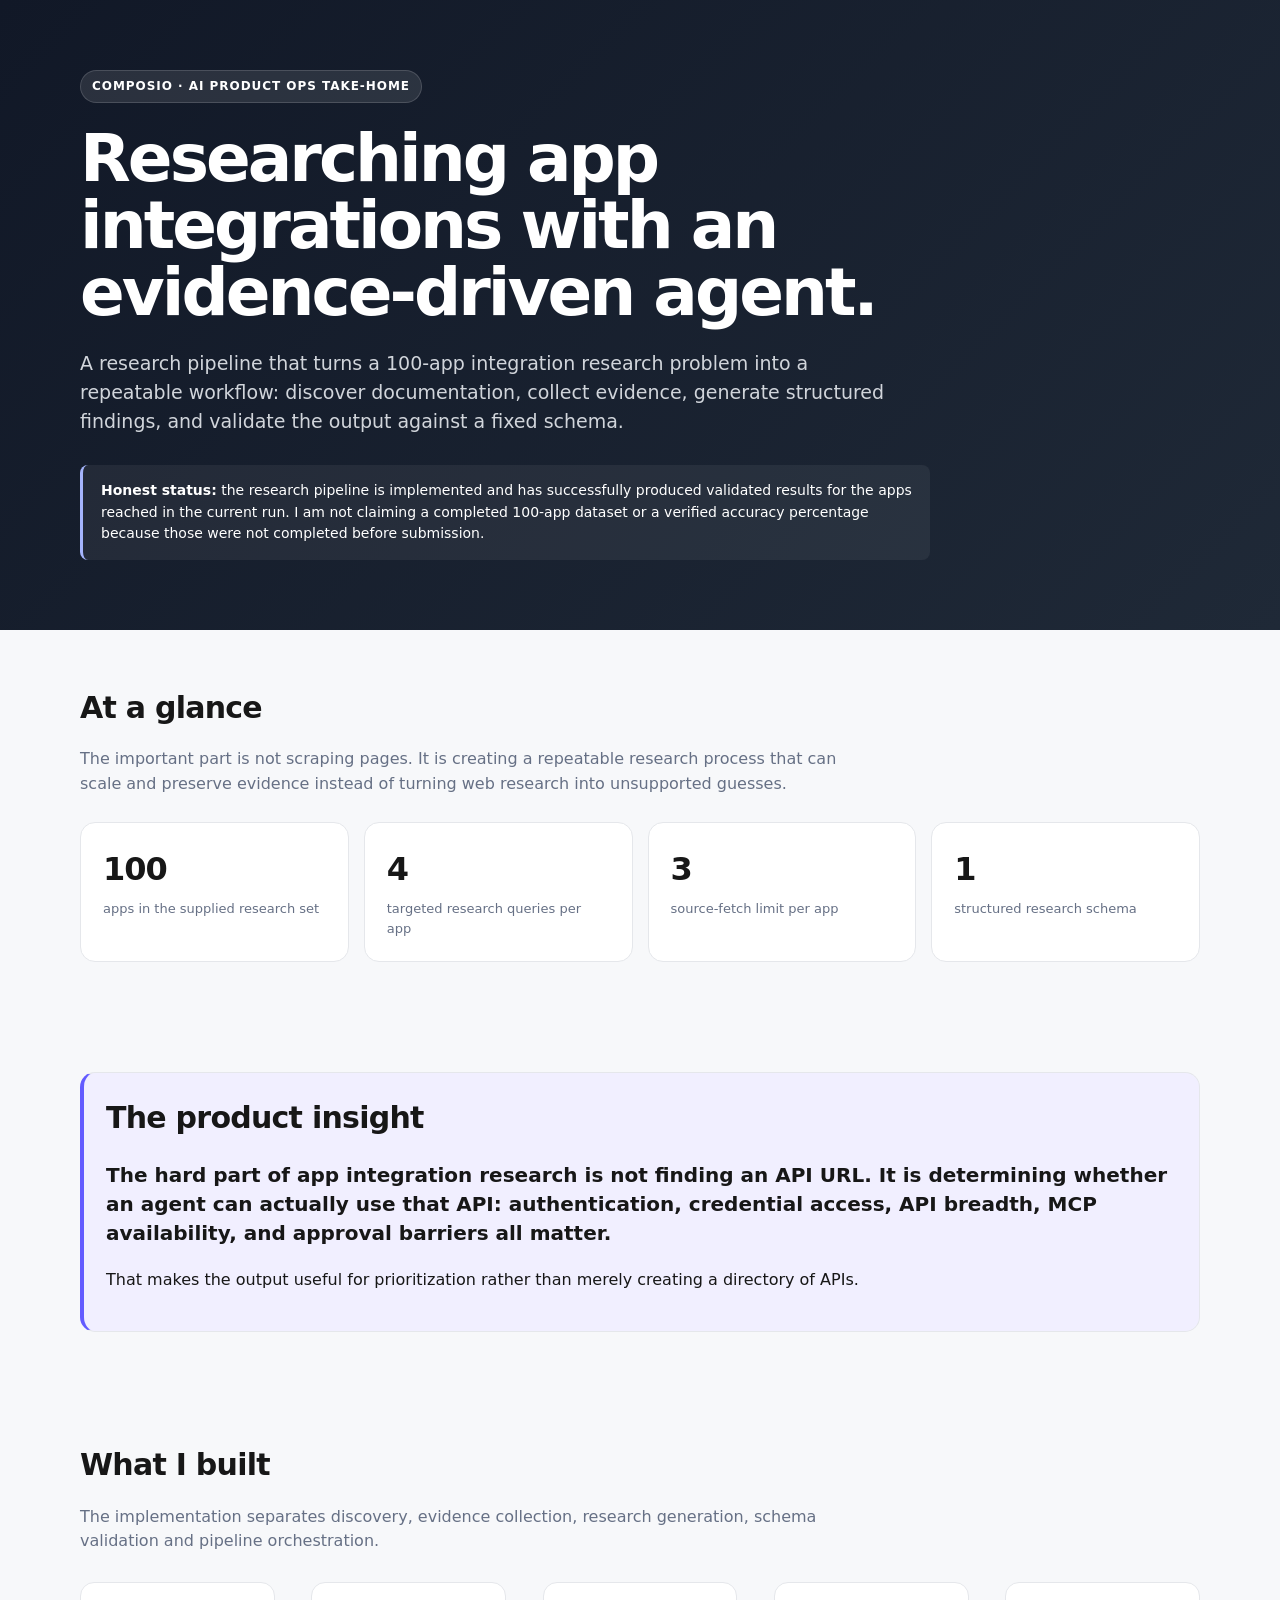
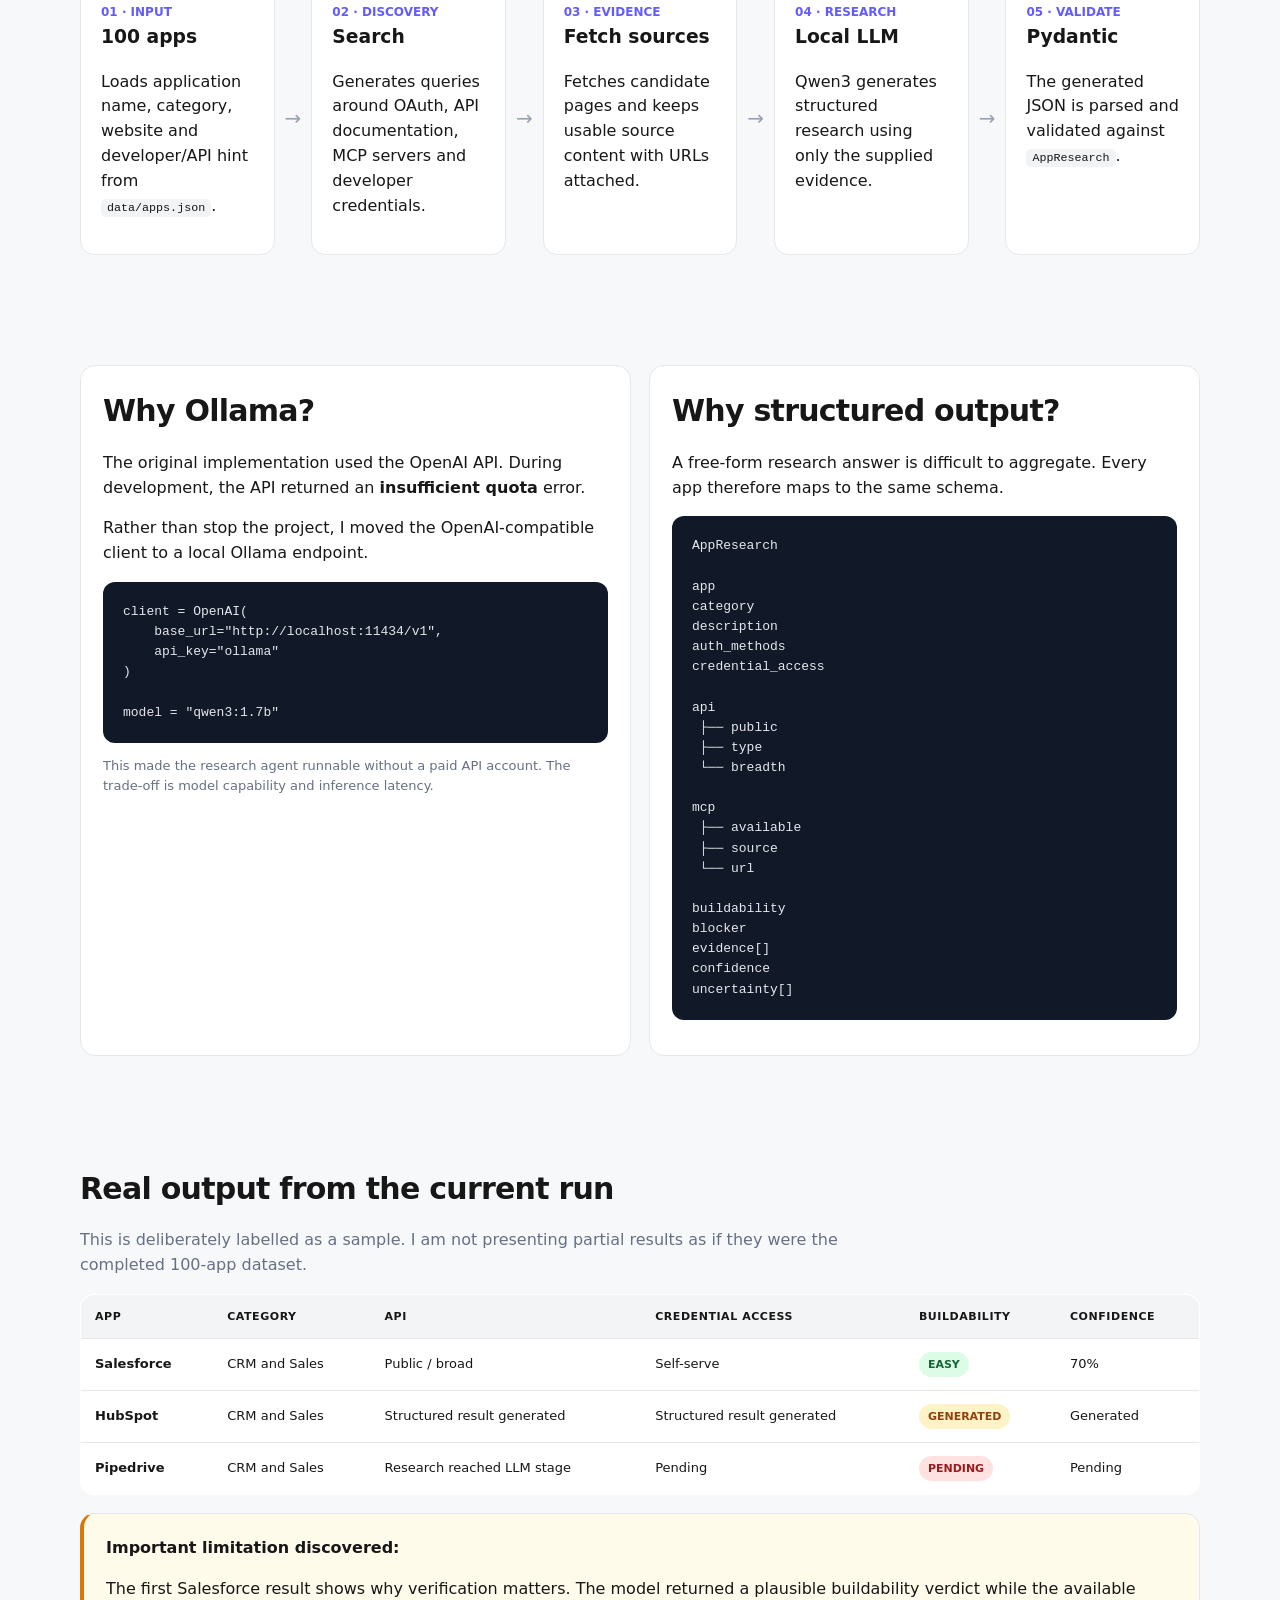
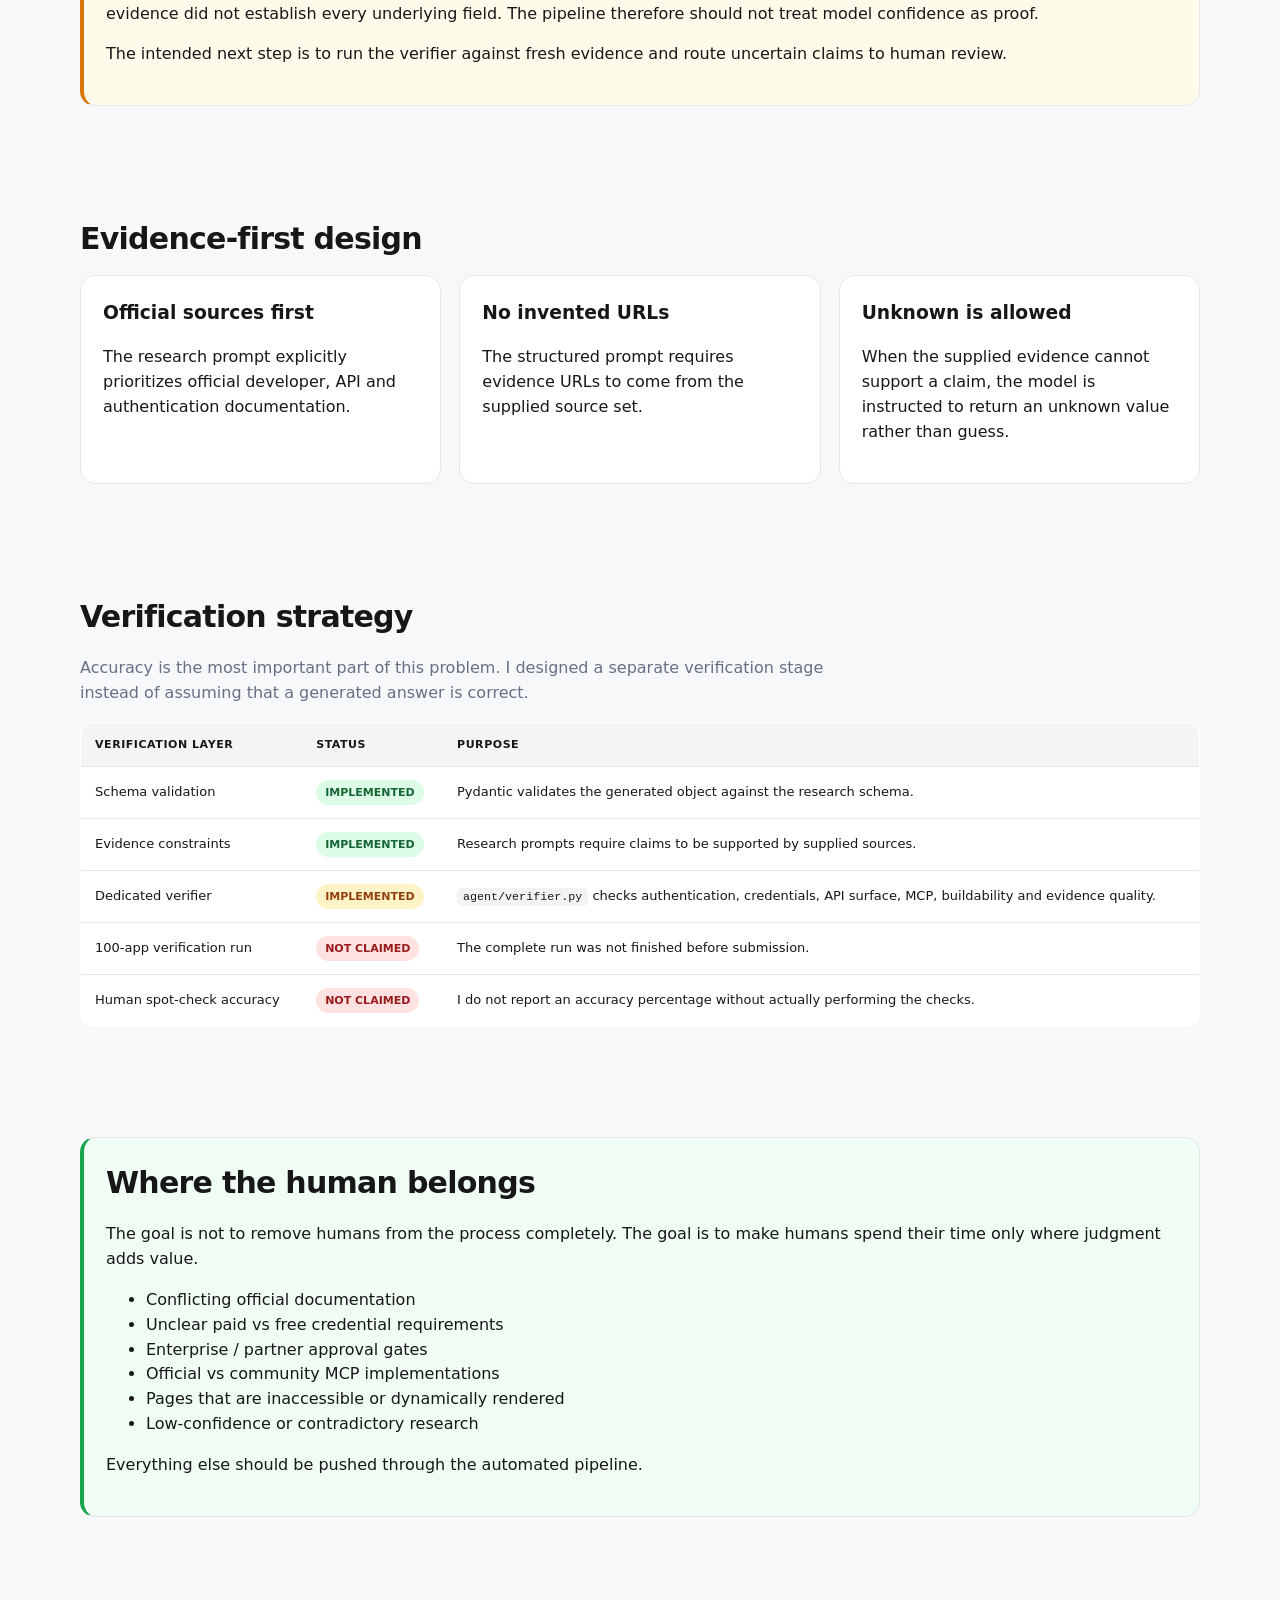
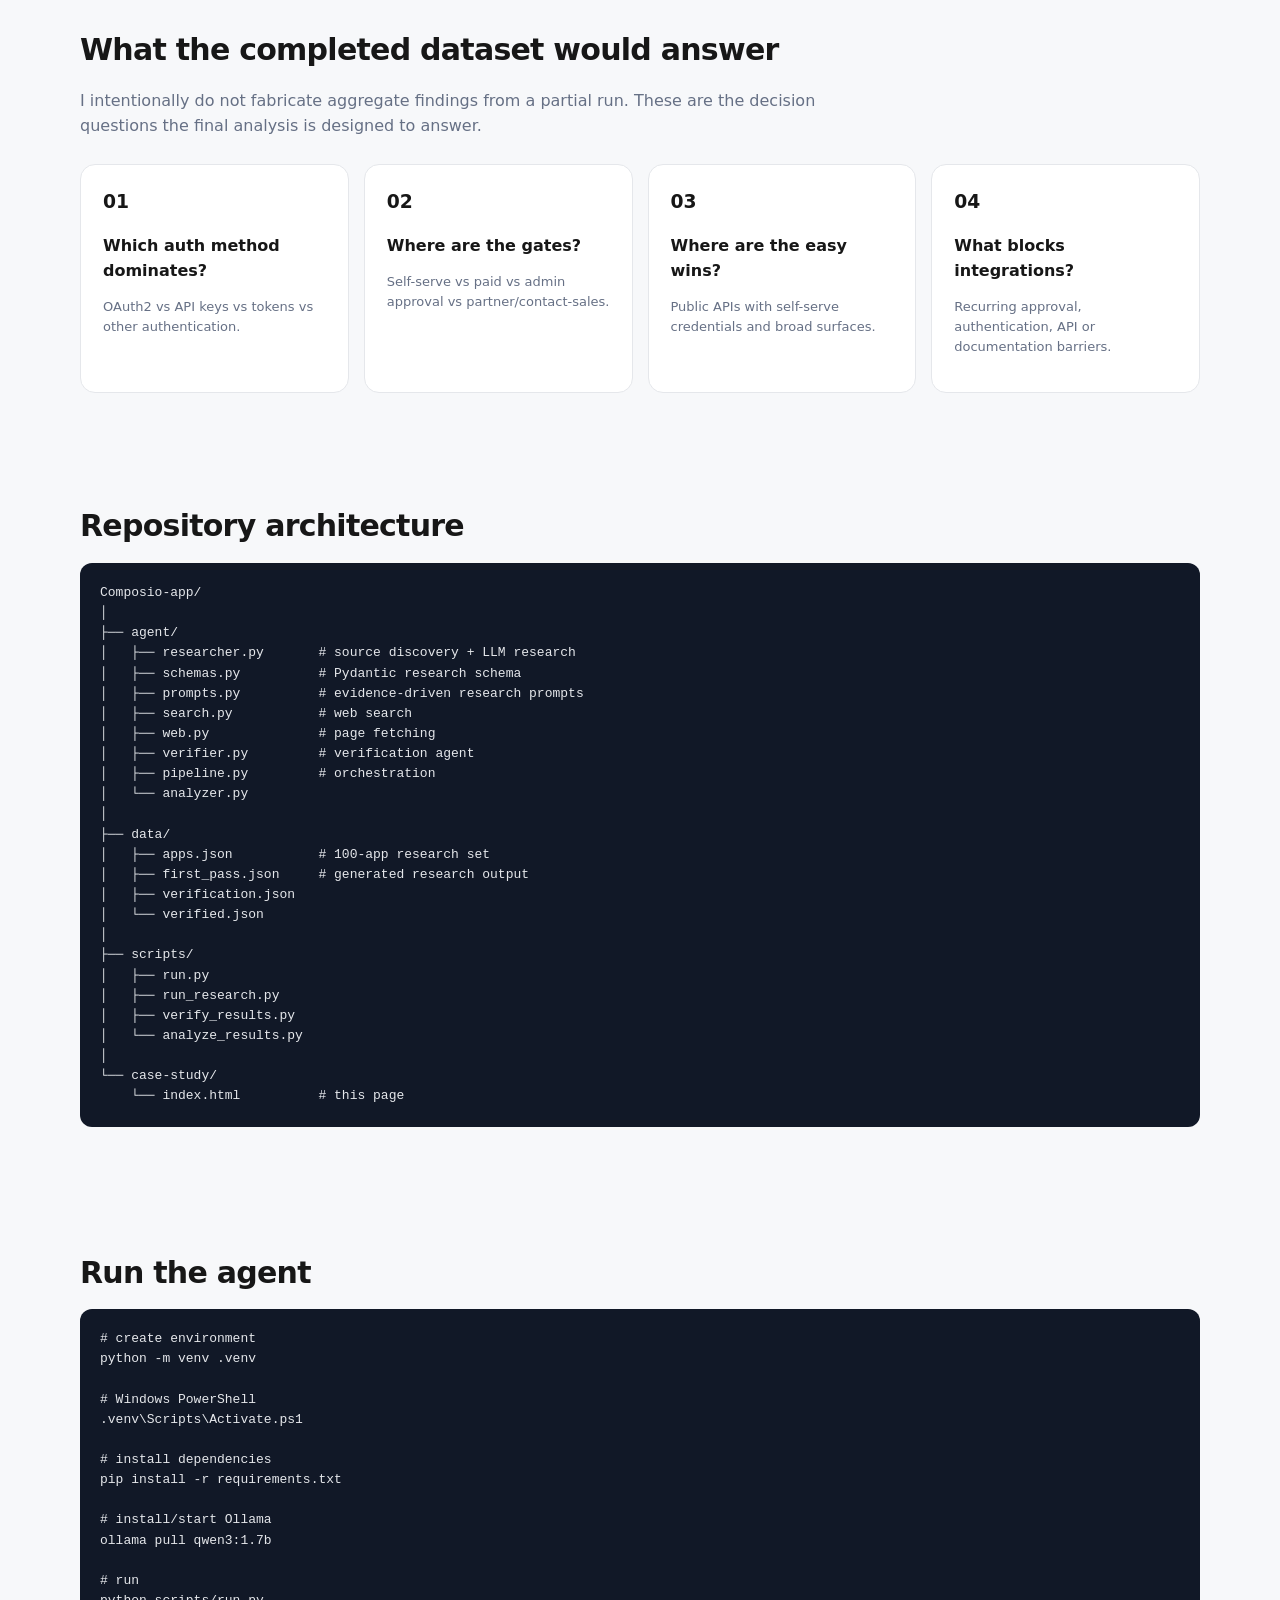
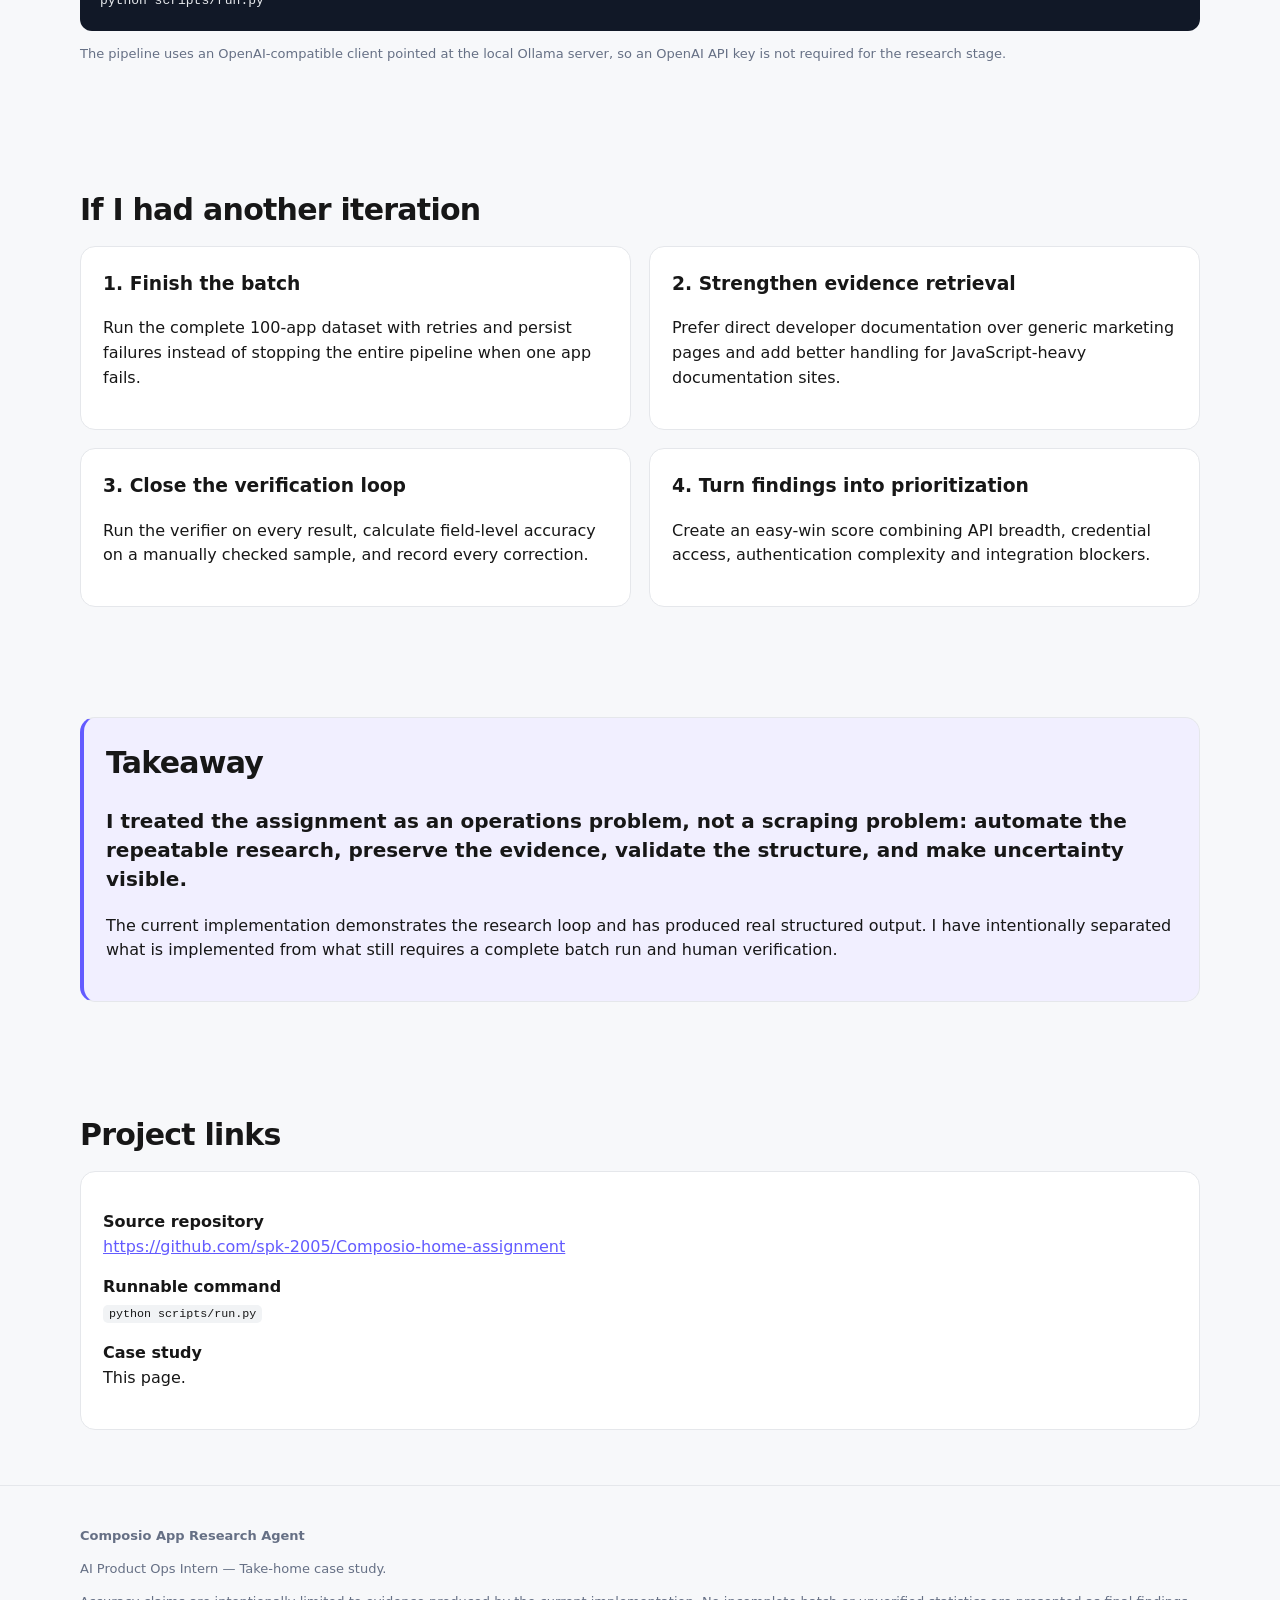
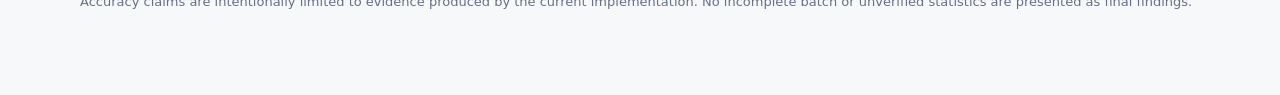
<file: case-study/index.html>
<!DOCTYPE html>
<html lang="en">
<head>
<meta charset="UTF-8">
<meta name="viewport" content="width=device-width, initial-scale=1.0">

<title>App Research Agent — Composio Take-home</title>

<style>
:root {
    --bg: #f7f8fa;
    --card: #ffffff;
    --text: #171717;
    --muted: #667085;
    --border: #e5e7eb;
    --accent: #635bff;
    --green: #16a34a;
    --yellow: #d97706;
    --red: #dc2626;
    --dark: #111827;
}

* {
    box-sizing: border-box;
}

body {
    margin: 0;
    font-family:
        Inter,
        ui-sans-serif,
        system-ui,
        -apple-system,
        BlinkMacSystemFont,
        "Segoe UI",
        sans-serif;
    background: var(--bg);
    color: var(--text);
    line-height: 1.55;
}

.container {
    width: min(1120px, calc(100% - 40px));
    margin: auto;
}

.hero {
    background: linear-gradient(135deg, #111827, #1f2937);
    color: white;
    padding: 70px 0;
}

.badge {
    display: inline-block;
    padding: 6px 11px;
    border-radius: 999px;
    background: rgba(255,255,255,.1);
    border: 1px solid rgba(255,255,255,.15);
    font-size: 12px;
    font-weight: 700;
    letter-spacing: .08em;
    text-transform: uppercase;
}

.hero h1 {
    max-width: 900px;
    font-size: clamp(38px, 6vw, 66px);
    line-height: 1.02;
    margin: 22px 0;
    letter-spacing: -0.045em;
}

.hero p {
    max-width: 820px;
    font-size: 19px;
    color: #d1d5db;
}

.hero-note {
    margin-top: 28px;
    padding: 15px 18px;
    border-left: 3px solid #a5b4fc;
    background: rgba(255,255,255,.06);
    border-radius: 8px;
    max-width: 850px;
    font-size: 14px;
}

section {
    padding: 55px 0;
}

h2 {
    font-size: 30px;
    letter-spacing: -.025em;
    margin: 0 0 12px;
}

h3 {
    margin-top: 0;
}

.subtitle {
    color: var(--muted);
    max-width: 800px;
}

.grid {
    display: grid;
    grid-template-columns: repeat(4, 1fr);
    gap: 15px;
    margin-top: 25px;
}

.card {
    background: var(--card);
    border: 1px solid var(--border);
    border-radius: 15px;
    padding: 22px;
}

.metric {
    font-size: 32px;
    font-weight: 800;
    letter-spacing: -.03em;
}

.metric-label {
    color: var(--muted);
    font-size: 13px;
    margin-top: 4px;
}

.two {
    display: grid;
    grid-template-columns: 1fr 1fr;
    gap: 18px;
}

.three {
    display: grid;
    grid-template-columns: repeat(3, 1fr);
    gap: 18px;
}

.highlight {
    border-left: 4px solid var(--accent);
    background: #f1efff;
}

.warning {
    border-left: 4px solid var(--yellow);
    background: #fffbeb;
}

.success {
    border-left: 4px solid var(--green);
    background: #f0fdf4;
}

.danger {
    border-left: 4px solid var(--red);
    background: #fef2f2;
}

.pipeline {
    display: flex;
    align-items: stretch;
    gap: 10px;
    margin-top: 28px;
}

.pipeline-step {
    flex: 1;
    background: white;
    border: 1px solid var(--border);
    border-radius: 14px;
    padding: 20px;
}

.pipeline-number {
    font-size: 12px;
    font-weight: 800;
    color: var(--accent);
}

.pipeline-arrow {
    display: flex;
    align-items: center;
    font-size: 20px;
    color: #98a2b3;
}

code {
    background: #f1f3f5;
    padding: 2px 6px;
    border-radius: 5px;
    font-size: .9em;
}

pre {
    background: #111827;
    color: #e5e7eb;
    padding: 20px;
    border-radius: 12px;
    overflow-x: auto;
    font-size: 13px;
}

table {
    width: 100%;
    border-collapse: collapse;
    background: white;
    border: 1px solid var(--border);
    border-radius: 14px;
    overflow: hidden;
}

th,
td {
    padding: 13px 14px;
    text-align: left;
    border-bottom: 1px solid var(--border);
    font-size: 13px;
}

th {
    background: #f3f4f6;
    font-size: 11px;
    text-transform: uppercase;
    letter-spacing: .05em;
}

tr:last-child td {
    border-bottom: none;
}

.status {
    display: inline-block;
    padding: 4px 9px;
    border-radius: 999px;
    font-size: 11px;
    font-weight: 800;
}

.done {
    background: #dcfce7;
    color: #166534;
}

.partial {
    background: #fef3c7;
    color: #92400e;
}

.pending {
    background: #fee2e2;
    color: #991b1b;
}

.small {
    font-size: 13px;
    color: var(--muted);
}

.quote {
    font-size: 20px;
    line-height: 1.45;
    font-weight: 650;
}

.footer {
    padding: 40px 0 70px;
    border-top: 1px solid var(--border);
    color: var(--muted);
    font-size: 13px;
}

a {
    color: var(--accent);
}

@media(max-width: 850px) {
    .grid,
    .three,
    .two {
        grid-template-columns: 1fr 1fr;
    }

    .pipeline {
        flex-direction: column;
    }

    .pipeline-arrow {
        justify-content: center;
        transform: rotate(90deg);
    }
}

@media(max-width: 600px) {
    .grid,
    .three,
    .two {
        grid-template-columns: 1fr;
    }

    .container {
        width: min(100% - 28px, 1120px);
    }

    .hero {
        padding: 50px 0;
    }
}
</style>
</head>

<body>

<!-- ========================================================= -->
<!-- HERO -->
<!-- ========================================================= -->

<header class="hero">
<div class="container">

    <span class="badge">Composio · AI Product Ops Take-home</span>

    <h1>
        Researching app integrations with an evidence-driven agent.
    </h1>

    <p>
        A research pipeline that turns a 100-app integration research
        problem into a repeatable workflow: discover documentation,
        collect evidence, generate structured findings, and validate
        the output against a fixed schema.
    </p>

    <div class="hero-note">
        <strong>Honest status:</strong>
        the research pipeline is implemented and has successfully
        produced validated results for the apps reached in the current
        run. I am not claiming a completed 100-app dataset or a
        verified accuracy percentage because those were not completed
        before submission.
    </div>

</div>
</header>


<!-- ========================================================= -->
<!-- SNAPSHOT -->
<!-- ========================================================= -->

<section>
<div class="container">

<h2>At a glance</h2>

<p class="subtitle">
The important part is not scraping pages. It is creating a repeatable
research process that can scale and preserve evidence instead of
turning web research into unsupported guesses.
</p>

<div class="grid">

<div class="card">
    <div class="metric">100</div>
    <div class="metric-label">apps in the supplied research set</div>
</div>

<div class="card">
    <div class="metric">4</div>
    <div class="metric-label">targeted research queries per app</div>
</div>

<div class="card">
    <div class="metric">3</div>
    <div class="metric-label">source-fetch limit per app</div>
</div>

<div class="card">
    <div class="metric">1</div>
    <div class="metric-label">structured research schema</div>
</div>

</div>

</div>
</section>


<!-- ========================================================= -->
<!-- HEADLINE -->
<!-- ========================================================= -->

<section>
<div class="container">

<div class="card highlight">

<h2>The product insight</h2>

<p class="quote">
The hard part of app integration research is not finding an API URL.
It is determining whether an agent can actually use that API:
authentication, credential access, API breadth, MCP availability,
and approval barriers all matter.
</p>

<p>
That makes the output useful for prioritization rather than merely
creating a directory of APIs.
</p>

</div>

</div>
</section>


<!-- ========================================================= -->
<!-- WHAT I BUILT -->
<!-- ========================================================= -->

<section>
<div class="container">

<h2>What I built</h2>

<p class="subtitle">
The implementation separates discovery, evidence collection,
research generation, schema validation and pipeline orchestration.
</p>

<div class="pipeline">

<div class="pipeline-step">
    <div class="pipeline-number">01 · INPUT</div>
    <h3>100 apps</h3>
    <p>
        Loads application name, category, website and developer/API hint
        from <code>data/apps.json</code>.
    </p>
</div>

<div class="pipeline-arrow">→</div>

<div class="pipeline-step">
    <div class="pipeline-number">02 · DISCOVERY</div>
    <h3>Search</h3>
    <p>
        Generates queries around OAuth, API documentation,
        MCP servers and developer credentials.
    </p>
</div>

<div class="pipeline-arrow">→</div>

<div class="pipeline-step">
    <div class="pipeline-number">03 · EVIDENCE</div>
    <h3>Fetch sources</h3>
    <p>
        Fetches candidate pages and keeps usable source content
        with URLs attached.
    </p>
</div>

<div class="pipeline-arrow">→</div>

<div class="pipeline-step">
    <div class="pipeline-number">04 · RESEARCH</div>
    <h3>Local LLM</h3>
    <p>
        Qwen3 generates structured research using only the supplied
        evidence.
    </p>
</div>

<div class="pipeline-arrow">→</div>

<div class="pipeline-step">
    <div class="pipeline-number">05 · VALIDATE</div>
    <h3>Pydantic</h3>
    <p>
        The generated JSON is parsed and validated against
        <code>AppResearch</code>.
    </p>
</div>

</div>

</div>
</section>


<!-- ========================================================= -->
<!-- WHY OLLAMA -->
<!-- ========================================================= -->

<section>
<div class="container">

<div class="two">

<div class="card">
<h2>Why Ollama?</h2>

<p>
The original implementation used the OpenAI API. During development,
the API returned an <strong>insufficient quota</strong> error.
</p>

<p>
Rather than stop the project, I moved the OpenAI-compatible client
to a local Ollama endpoint.
</p>

<pre>client = OpenAI(
    base_url="http://localhost:11434/v1",
    api_key="ollama"
)

model = "qwen3:1.7b"</pre>

<p class="small">
This made the research agent runnable without a paid API account.
The trade-off is model capability and inference latency.
</p>

</div>


<div class="card">
<h2>Why structured output?</h2>

<p>
A free-form research answer is difficult to aggregate.
Every app therefore maps to the same schema.
</p>

<pre>AppResearch

app
category
description
auth_methods
credential_access

api
 ├── public
 ├── type
 └── breadth

mcp
 ├── available
 ├── source
 └── url

buildability
blocker
evidence[]
confidence
uncertainty[]</pre>

</div>

</div>

</div>
</section>


<!-- ========================================================= -->
<!-- REAL OUTPUT -->
<!-- ========================================================= -->

<section>
<div class="container">

<h2>Real output from the current run</h2>

<p class="subtitle">
This is deliberately labelled as a sample. I am not presenting
partial results as if they were the completed 100-app dataset.
</p>

<table>

<thead>
<tr>
    <th>App</th>
    <th>Category</th>
    <th>API</th>
    <th>Credential access</th>
    <th>Buildability</th>
    <th>Confidence</th>
</tr>
</thead>

<tbody>

<tr>
<td><strong>Salesforce</strong></td>
<td>CRM and Sales</td>
<td>Public / broad</td>
<td>Self-serve</td>
<td><span class="status done">EASY</span></td>
<td>70%</td>
</tr>

<tr>
<td><strong>HubSpot</strong></td>
<td>CRM and Sales</td>
<td>Structured result generated</td>
<td>Structured result generated</td>
<td><span class="status partial">GENERATED</span></td>
<td>Generated</td>
</tr>

<tr>
<td><strong>Pipedrive</strong></td>
<td>CRM and Sales</td>
<td>Research reached LLM stage</td>
<td>Pending</td>
<td><span class="status pending">PENDING</span></td>
<td>Pending</td>
</tr>

</tbody>

</table>

<div class="card warning" style="margin-top:18px">

<strong>Important limitation discovered:</strong>

<p>
The first Salesforce result shows why verification matters.
The model returned a plausible buildability verdict while the
available evidence did not establish every underlying field.
The pipeline therefore should not treat model confidence as proof.
</p>

<p>
The intended next step is to run the verifier against fresh evidence
and route uncertain claims to human review.
</p>

</div>

</div>
</section>


<!-- ========================================================= -->
<!-- EVIDENCE -->
<!-- ========================================================= -->

<section>
<div class="container">

<h2>Evidence-first design</h2>

<div class="three">

<div class="card">
<h3>Official sources first</h3>
<p>
The research prompt explicitly prioritizes official developer,
API and authentication documentation.
</p>
</div>

<div class="card">
<h3>No invented URLs</h3>
<p>
The structured prompt requires evidence URLs to come from the
supplied source set.
</p>
</div>

<div class="card">
<h3>Unknown is allowed</h3>
<p>
When the supplied evidence cannot support a claim, the model is
instructed to return an unknown value rather than guess.
</p>
</div>

</div>

</div>
</section>


<!-- ========================================================= -->
<!-- VERIFICATION -->
<!-- ========================================================= -->

<section>
<div class="container">

<h2>Verification strategy</h2>

<p class="subtitle">
Accuracy is the most important part of this problem. I designed a
separate verification stage instead of assuming that a generated
answer is correct.
</p>

<table>

<thead>
<tr>
    <th>Verification layer</th>
    <th>Status</th>
    <th>Purpose</th>
</tr>
</thead>

<tbody>

<tr>
<td>Schema validation</td>
<td><span class="status done">IMPLEMENTED</span></td>
<td>
Pydantic validates the generated object against the research schema.
</td>
</tr>

<tr>
<td>Evidence constraints</td>
<td><span class="status done">IMPLEMENTED</span></td>
<td>
Research prompts require claims to be supported by supplied sources.
</td>
</tr>

<tr>
<td>Dedicated verifier</td>
<td><span class="status partial">IMPLEMENTED</span></td>
<td>
<code>agent/verifier.py</code> checks authentication, credentials,
API surface, MCP, buildability and evidence quality.
</td>
</tr>

<tr>
<td>100-app verification run</td>
<td><span class="status pending">NOT CLAIMED</span></td>
<td>
The complete run was not finished before submission.
</td>
</tr>

<tr>
<td>Human spot-check accuracy</td>
<td><span class="status pending">NOT CLAIMED</span></td>
<td>
I do not report an accuracy percentage without actually performing
the checks.
</td>
</tr>

</tbody>

</table>

</div>
</section>


<!-- ========================================================= -->
<!-- HUMAN LOOP -->
<!-- ========================================================= -->

<section>
<div class="container">

<div class="card success">

<h2>Where the human belongs</h2>

<p>
The goal is not to remove humans from the process completely.
The goal is to make humans spend their time only where judgment
adds value.
</p>

<ul>
<li>Conflicting official documentation</li>
<li>Unclear paid vs free credential requirements</li>
<li>Enterprise / partner approval gates</li>
<li>Official vs community MCP implementations</li>
<li>Pages that are inaccessible or dynamically rendered</li>
<li>Low-confidence or contradictory research</li>
</ul>

<p>
Everything else should be pushed through the automated pipeline.
</p>

</div>

</div>
</section>


<!-- ========================================================= -->
<!-- PATTERN ANALYSIS -->
<!-- ========================================================= -->

<section>
<div class="container">

<h2>What the completed dataset would answer</h2>

<p class="subtitle">
I intentionally do not fabricate aggregate findings from a partial
run. These are the decision questions the final analysis is designed
to answer.
</p>

<div class="grid">

<div class="card">
<h3>01</h3>
<strong>Which auth method dominates?</strong>
<p class="small">
OAuth2 vs API keys vs tokens vs other authentication.
</p>
</div>

<div class="card">
<h3>02</h3>
<strong>Where are the gates?</strong>
<p class="small">
Self-serve vs paid vs admin approval vs partner/contact-sales.
</p>
</div>

<div class="card">
<h3>03</h3>
<strong>Where are the easy wins?</strong>
<p class="small">
Public APIs with self-serve credentials and broad surfaces.
</p>
</div>

<div class="card">
<h3>04</h3>
<strong>What blocks integrations?</strong>
<p class="small">
Recurring approval, authentication, API or documentation barriers.
</p>
</div>

</div>

</div>
</section>


<!-- ========================================================= -->
<!-- ARCHITECTURE -->
<!-- ========================================================= -->

<section>
<div class="container">

<h2>Repository architecture</h2>

<pre>Composio-app/
│
├── agent/
│   ├── researcher.py       # source discovery + LLM research
│   ├── schemas.py          # Pydantic research schema
│   ├── prompts.py          # evidence-driven research prompts
│   ├── search.py           # web search
│   ├── web.py              # page fetching
│   ├── verifier.py         # verification agent
│   ├── pipeline.py         # orchestration
│   └── analyzer.py
│
├── data/
│   ├── apps.json           # 100-app research set
│   ├── first_pass.json     # generated research output
│   ├── verification.json
│   └── verified.json
│
├── scripts/
│   ├── run.py
│   ├── run_research.py
│   ├── verify_results.py
│   └── analyze_results.py
│
└── case-study/
    └── index.html          # this page</pre>

</div>
</section>


<!-- ========================================================= -->
<!-- RUN -->
<!-- ========================================================= -->

<section>
<div class="container">

<h2>Run the agent</h2>

<pre># create environment
python -m venv .venv

# Windows PowerShell
.venv\Scripts\Activate.ps1

# install dependencies
pip install -r requirements.txt

# install/start Ollama
ollama pull qwen3:1.7b

# run
python scripts/run.py</pre>

<p class="small">
The pipeline uses an OpenAI-compatible client pointed at the local
Ollama server, so an OpenAI API key is not required for the research
stage.
</p>

</div>
</section>


<!-- ========================================================= -->
<!-- WHAT I WOULD DO NEXT -->
<!-- ========================================================= -->

<section>
<div class="container">

<h2>If I had another iteration</h2>

<div class="two">

<div class="card">
<h3>1. Finish the batch</h3>
<p>
Run the complete 100-app dataset with retries and persist failures
instead of stopping the entire pipeline when one app fails.
</p>
</div>

<div class="card">
<h3>2. Strengthen evidence retrieval</h3>
<p>
Prefer direct developer documentation over generic marketing pages
and add better handling for JavaScript-heavy documentation sites.
</p>
</div>

<div class="card">
<h3>3. Close the verification loop</h3>
<p>
Run the verifier on every result, calculate field-level accuracy on
a manually checked sample, and record every correction.
</p>
</div>

<div class="card">
<h3>4. Turn findings into prioritization</h3>
<p>
Create an easy-win score combining API breadth, credential access,
authentication complexity and integration blockers.
</p>
</div>

</div>

</div>
</section>


<!-- ========================================================= -->
<!-- TAKEAWAY -->
<!-- ========================================================= -->

<section>
<div class="container">

<div class="card highlight">

<h2>Takeaway</h2>

<p class="quote">
I treated the assignment as an operations problem, not a scraping
problem: automate the repeatable research, preserve the evidence,
validate the structure, and make uncertainty visible.
</p>

<p>
The current implementation demonstrates the research loop and has
produced real structured output. I have intentionally separated
what is implemented from what still requires a complete batch run
and human verification.
</p>

</div>

</div>
</section>


<!-- ========================================================= -->
<!-- LINKS -->
<!-- ========================================================= -->

<section>
<div class="container">

<h2>Project links</h2>

<div class="card">

<p>
<strong>Source repository</strong><br>
<a href="https://github.com/spk-2005/Composio-home-assignment" target="_blank">
https://github.com/spk-2005/Composio-home-assignment
</a>
</p>

<p>
<strong>Runnable command</strong><br>
<code>python scripts/run.py</code>
</p>

<p>
<strong>Case study</strong><br>
This page.
</p>

</div>

</div>
</section>


<!-- ========================================================= -->
<!-- FOOTER -->
<!-- ========================================================= -->

<footer class="footer">

<div class="container">

<strong>Composio App Research Agent</strong>

<p>
AI Product Ops Intern — Take-home case study.
</p>

<p>
Accuracy claims are intentionally limited to evidence produced by
the current implementation. No incomplete batch or unverified
statistics are presented as final findings.
</p>

</div>

</footer>

</body>
</html>
</file>
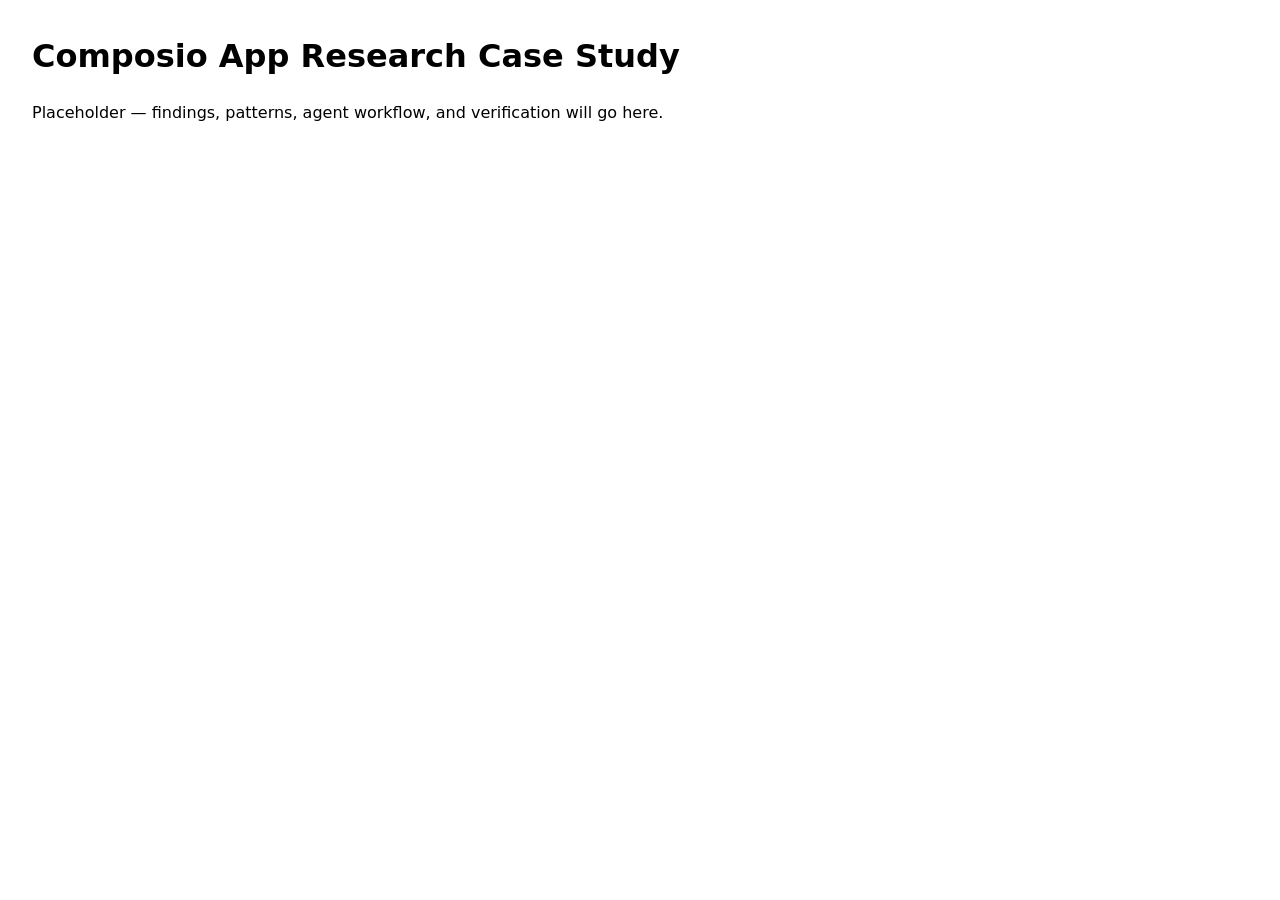
<file: web/index.html>
<!DOCTYPE html>
<html lang="en">
<head>
  <meta charset="UTF-8">
  <meta name="viewport" content="width=device-width, initial-scale=1.0">
  <title>Composio App Research — Case Study</title>
  <link rel="stylesheet" href="style.css">
</head>
<body>
  <main id="app">
    <h1>Composio App Research Case Study</h1>
    <p>Placeholder — findings, patterns, agent workflow, and verification will go here.</p>
  </main>
  <script src="app.js"></script>
</body>
</html>
</file>
<file: web/style.css>
/* Placeholder styles for the case study page. */

body {
  font-family: system-ui, sans-serif;
  margin: 2rem;
  line-height: 1.5;
}
</file>
